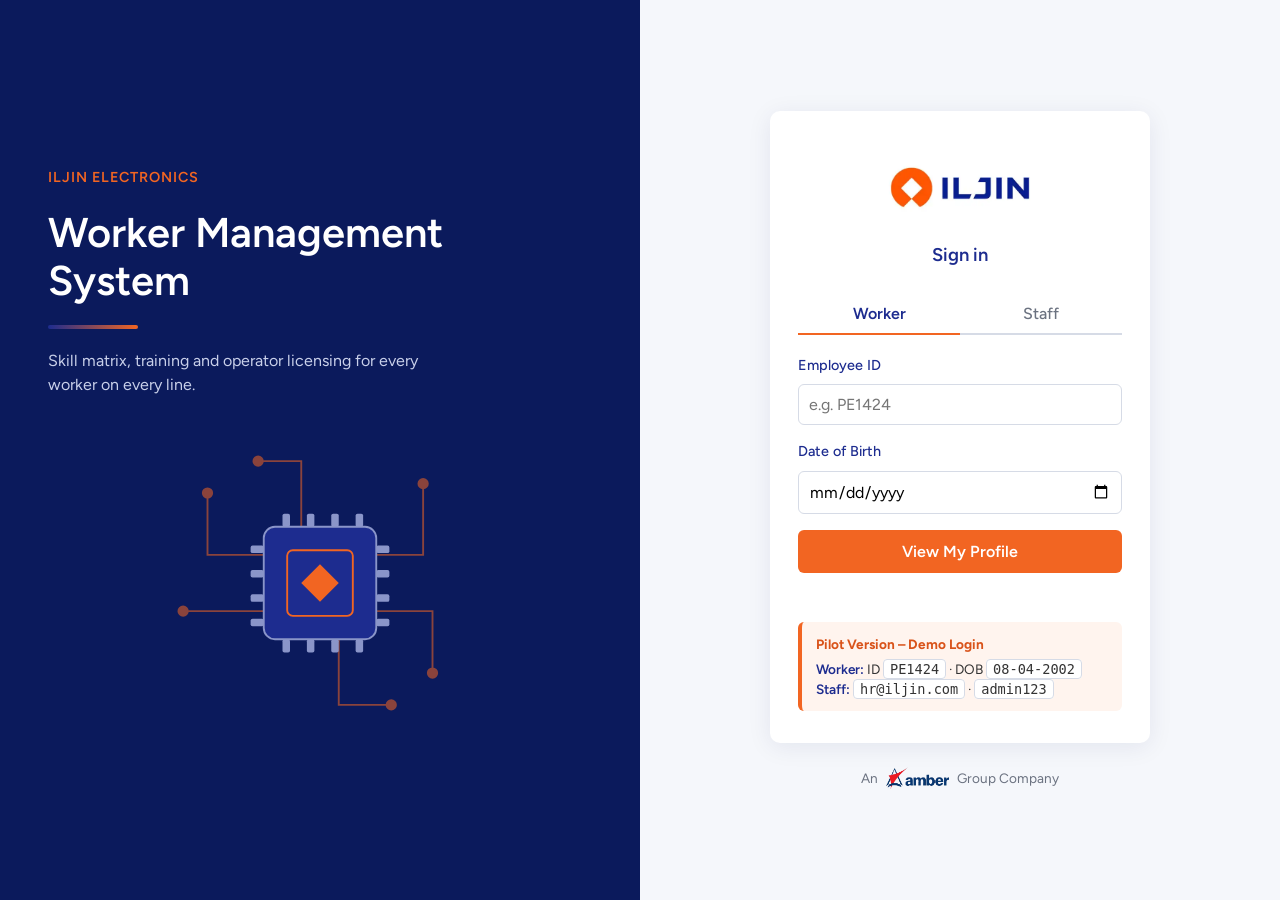
<file: index.html>
<!DOCTYPE html>
<html lang="en"><head><meta charset="UTF-8"><meta http-equiv="refresh" content="0; url=app/index.html"><title>ILJIN WMS</title></head>
<body><a href="app/index.html">Open ILJIN Worker Management System</a></body></html>
</file>
<file: app/css/base.css>
/* ILJIN brand theme – colours taken from logo & iljin.co.in */
:root {
  --navy: #1d2c8f;
  --navy-dark: #0b1a5c;
  --orange: #f26522;
  --orange-dark: #d9531a;
  --bg: #f5f7fb;
  --card: #ffffff;
  --text: #333;
  --muted: #6b7280;
  --border: #d6dbe6;
  --error: #c0392b;
  --success: #1e8449;
  --font: "Figtree", "Noto Sans Devanagari", -apple-system, "Segoe UI", Roboto, Arial, sans-serif;
}

* { box-sizing: border-box; margin: 0; padding: 0; }

body {
  font-family: var(--font);
  background: var(--bg);
  color: var(--text);
  line-height: 1.5;
  -webkit-font-smoothing: antialiased;
}

img { max-width: 100%; height: auto; display: block; }

.btn {
  width: 100%;
  padding: 12px;
  border: none;
  border-radius: 6px;
  background: var(--orange);
  color: #fff;
  font: 600 1rem var(--font);
  cursor: pointer;
  transition: background .2s;
}
.btn:hover { background: var(--orange-dark); }

/* Orange underline accent, as on iljin.co.in banners */
.accent-line {
  width: 90px;
  height: 4px;
  background: linear-gradient(90deg, var(--navy), var(--orange));
  border-radius: 2px;
}
</file>
<file: app/css/login.css>
.login-page {
  min-height: 100vh;
  display: grid;
  grid-template-columns: 1fr 1fr;
}

/* Left: navy brand panel */
.brand-panel {
  background: var(--navy-dark);
  color: #fff;
  padding: 48px;
  display: flex;
  flex-direction: column;
  justify-content: center;
  gap: 20px;
}
.brand-panel .eyebrow { color: var(--orange); font-weight: 600; letter-spacing: 1px; text-transform: uppercase; font-size: .9rem; }
.brand-panel h1 { font-size: 2.6rem; font-weight: 600; line-height: 1.15; }
.brand-panel p { color: #c9d0ea; max-width: 420px; }

/* Right: login form */
.form-panel {
  display: flex;
  flex-direction: column;
  align-items: center;
  justify-content: center;
  padding: 32px 16px;
}

.login-card {
  width: 100%;
  max-width: 380px;
  background: var(--card);
  border-radius: 10px;
  padding: 32px 28px;
  box-shadow: 0 4px 24px rgba(11, 26, 92, 0.08);
}

.login-header { display: flex; flex-direction: column; align-items: center; gap: 10px; margin-bottom: 24px; }
.login-header .logo { width: 170px; }
.login-header h2 { font-size: 1.15rem; color: var(--navy); font-weight: 600; }

.tabs { display: flex; border-bottom: 2px solid var(--border); margin-bottom: 20px; }
.tab {
  flex: 1;
  padding: 10px;
  background: none;
  border: none;
  font: 500 1rem var(--font);
  color: var(--muted);
  cursor: pointer;
  border-bottom: 2px solid transparent;
  margin-bottom: -2px;
}
.tab.active { color: var(--navy); border-bottom-color: var(--orange); font-weight: 600; }

.login-form { display: none; flex-direction: column; gap: 8px; }
.login-form.active { display: flex; }
.login-form label { font-size: .9rem; font-weight: 500; color: var(--navy); }
.login-form input {
  padding: 10px;
  border: 1px solid var(--border);
  border-radius: 6px;
  font: 1rem var(--font);
  margin-bottom: 8px;
}
.login-form input:focus { outline: 2px solid var(--navy); border-color: transparent; }

.message { text-align: center; margin-top: 14px; font-size: .9rem; min-height: 1.2em; }
.message.error { color: var(--error); }
.message.success { color: var(--success); }

.demo-note {
  margin-top: 18px;
  padding: 12px 14px;
  background: #fff4ee;
  border-left: 4px solid var(--orange);
  border-radius: 6px;
  font-size: .85rem;
}
.demo-note strong { color: var(--orange-dark); display: block; margin-bottom: 4px; }
.demo-note span { color: var(--navy); font-weight: 600; }
.demo-note code { background: #fff; padding: 1px 6px; border-radius: 4px; border: 1px solid var(--border); }

.login-footer { display: flex; align-items: center; gap: 8px; margin-top: 24px; color: var(--muted); font-size: .85rem; }
.login-footer img { height: 22px; width: auto; }

.brand-art { width: 100%; max-width: 300px; margin-top: 16px; align-self: center; }

/* Tablet & mobile */
@media (max-width: 800px) {
  .login-page { grid-template-columns: 1fr; }
  .brand-panel { padding: 28px 16px; gap: 12px; text-align: center; align-items: center; }
  .brand-panel h1 { font-size: 1.7rem; }
  .brand-art { max-width: 140px; margin-top: 4px; }
  .form-panel { justify-content: flex-start; padding: 24px 16px; }
}

@media (max-width: 420px) {
  .brand-panel p, .brand-art { display: none; }
  .login-card { padding: 24px 18px; }
  .login-header .logo { width: 140px; }
}
</file>
